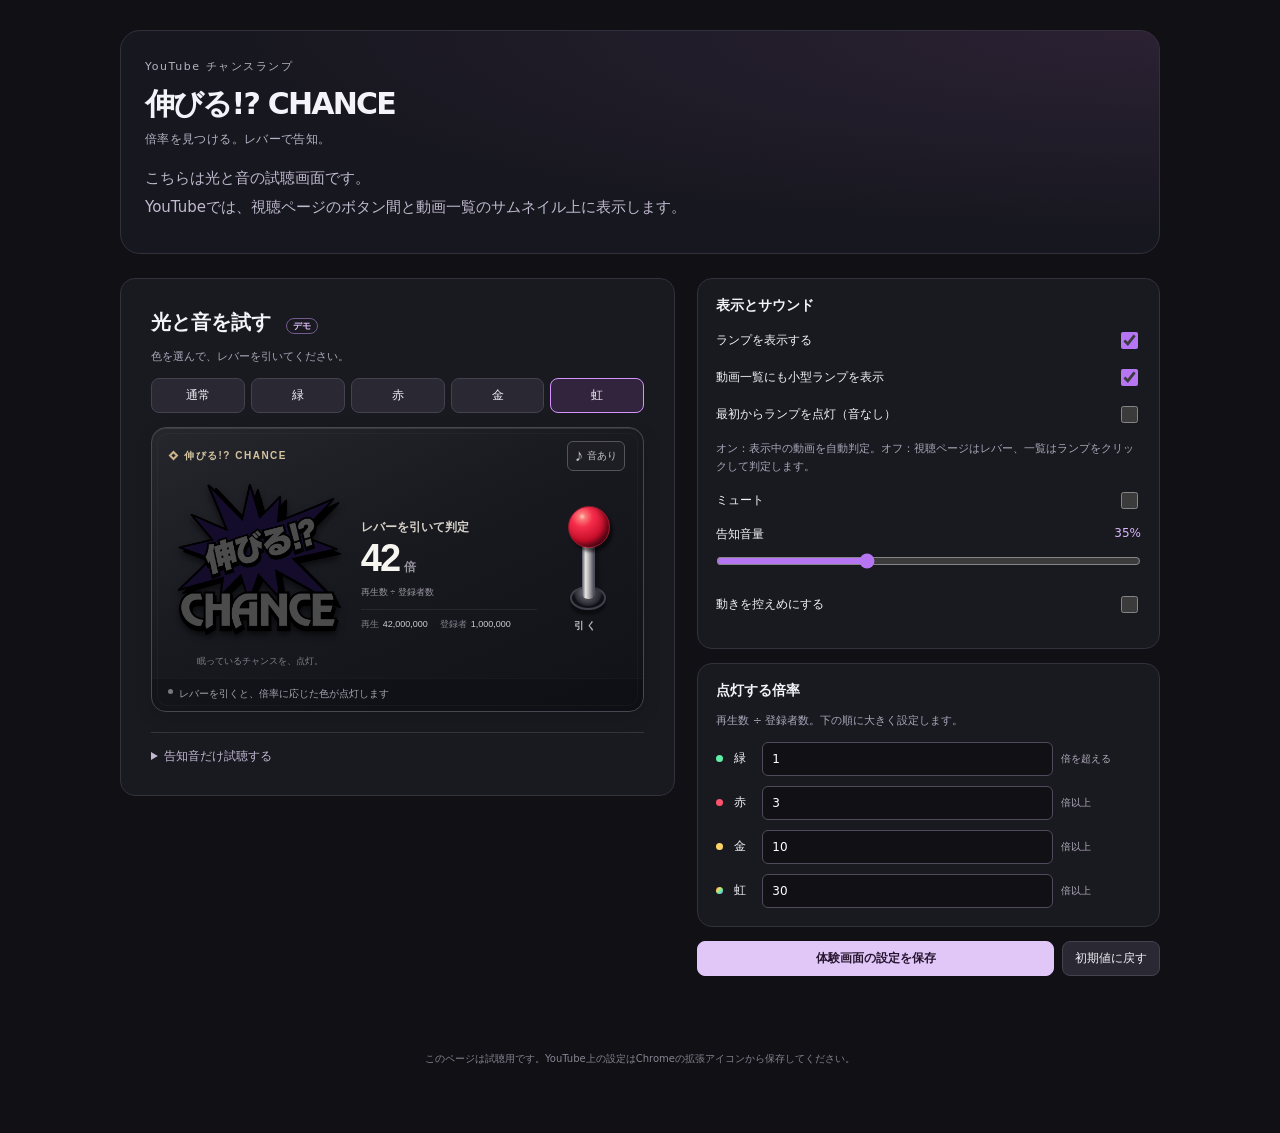
<file: preview/index.html>
<!doctype html>
<html lang="ja">
<head><meta charset="utf-8"><meta name="viewport" content="width=device-width,initial-scale=1"><title>伸びる!? CHANCE 設定</title><link rel="stylesheet" href="../popup.css"></head>
<body class="preview">
  <header><span class="eyebrow">YouTube チャンスランプ</span><h1>伸びる!? CHANCE<span>倍率を見つける。レバーで告知。</span></h1><p class="preview-intro">こちらは光と音の試聴画面です。<br>YouTubeでは、視聴ページのボタン間と動画一覧のサムネイル上に表示します。</p></header>
  <main>
    <section class="demo-section"><h2>光と音を試す <span class="demo-badge">デモ</span></h2><p>色を選んで、レバーを引いてください。</p><div class="demo-choices" aria-label="体験する色">
      <button type="button" data-demo="none">通常</button><button type="button" data-demo="green">緑</button><button type="button" data-demo="red">赤</button><button type="button" data-demo="gold">金</button><button type="button" data-demo="rainbow" aria-pressed="true">虹</button>
    </div><div id="demo"></div><details class="sample-sounds"><summary>告知音だけ試聴する</summary><p>音源の試聴。レバーを引くと、設定した音量で告知します。</p><label>緑：以前の赤の音<audio controls preload="none" src="sounds/green.wav"></audio></label><label>赤：Max bet<audio controls preload="none" src="sounds/red.mp3"></audio></label><label>金：reba<audio controls preload="none" src="sounds/gold.mp3"></audio></label><label>虹：アイムジャグラー（ガコッ）<audio controls preload="none" src="sounds/rainbow.wav"></audio></label></details></section>
    <form id="settings">
      <section><h2>表示とサウンド</h2>
        <label class="switch"><span>ランプを表示する</span><input type="checkbox" id="enabled" checked></label>
        <label class="switch"><span>動画一覧にも小型ランプを表示</span><input type="checkbox" id="showCards" checked></label>
        <label class="switch"><span>最初からランプを点灯（音なし）</span><input type="checkbox" id="autoLight"></label>
        <p>オン：表示中の動画を自動判定。オフ：視聴ページはレバー、一覧はランプをクリックして判定します。</p>
        <label class="switch"><span>ミュート</span><input type="checkbox" id="muted"></label>
        <label for="volume" class="volume-label">告知音量 <output id="volume-value">35%</output></label><input type="range" id="volume" min="0" max="100" value="35">
        <label class="switch"><span>動きを控えめにする</span><input type="checkbox" id="reducedMotion"></label>
      </section>
      <section><h2>点灯する倍率</h2><p>再生数 ÷ 登録者数。下の順に大きく設定します。</p>
        <div class="thresholds">
          <label><span class="dot green"></span>緑<input id="green" type="number" min="0" max="1000000" step="any" value="1" required><span>倍を超える</span></label>
          <label><span class="dot red"></span>赤<input id="red" type="number" min="0" max="1000000" step="any" value="3" required><span>倍以上</span></label>
          <label><span class="dot gold"></span>金<input id="gold" type="number" min="0" max="1000000" step="any" value="10" required><span>倍以上</span></label>
          <label><span class="dot rainbow"></span>虹<input id="rainbow" type="number" min="0" max="1000000" step="any" value="30" required><span>倍以上</span></label>
        </div>
      </section>
      <div class="form-actions"><button class="save" type="submit">設定を保存</button><button id="reset" type="button">初期値に戻す</button></div>
      <p id="status" role="status" aria-live="polite"></p>
    </form>
    <footer>登録者数の丸め表示による概算です。<br>ランプは現在の倍率を示します。</footer>
  </main>
  <script src="../core.js"></script><script src="../effects.js"></script><script src="../chance-ui.js"></script><script src="../popup.js"></script>
</body></html>
</file>
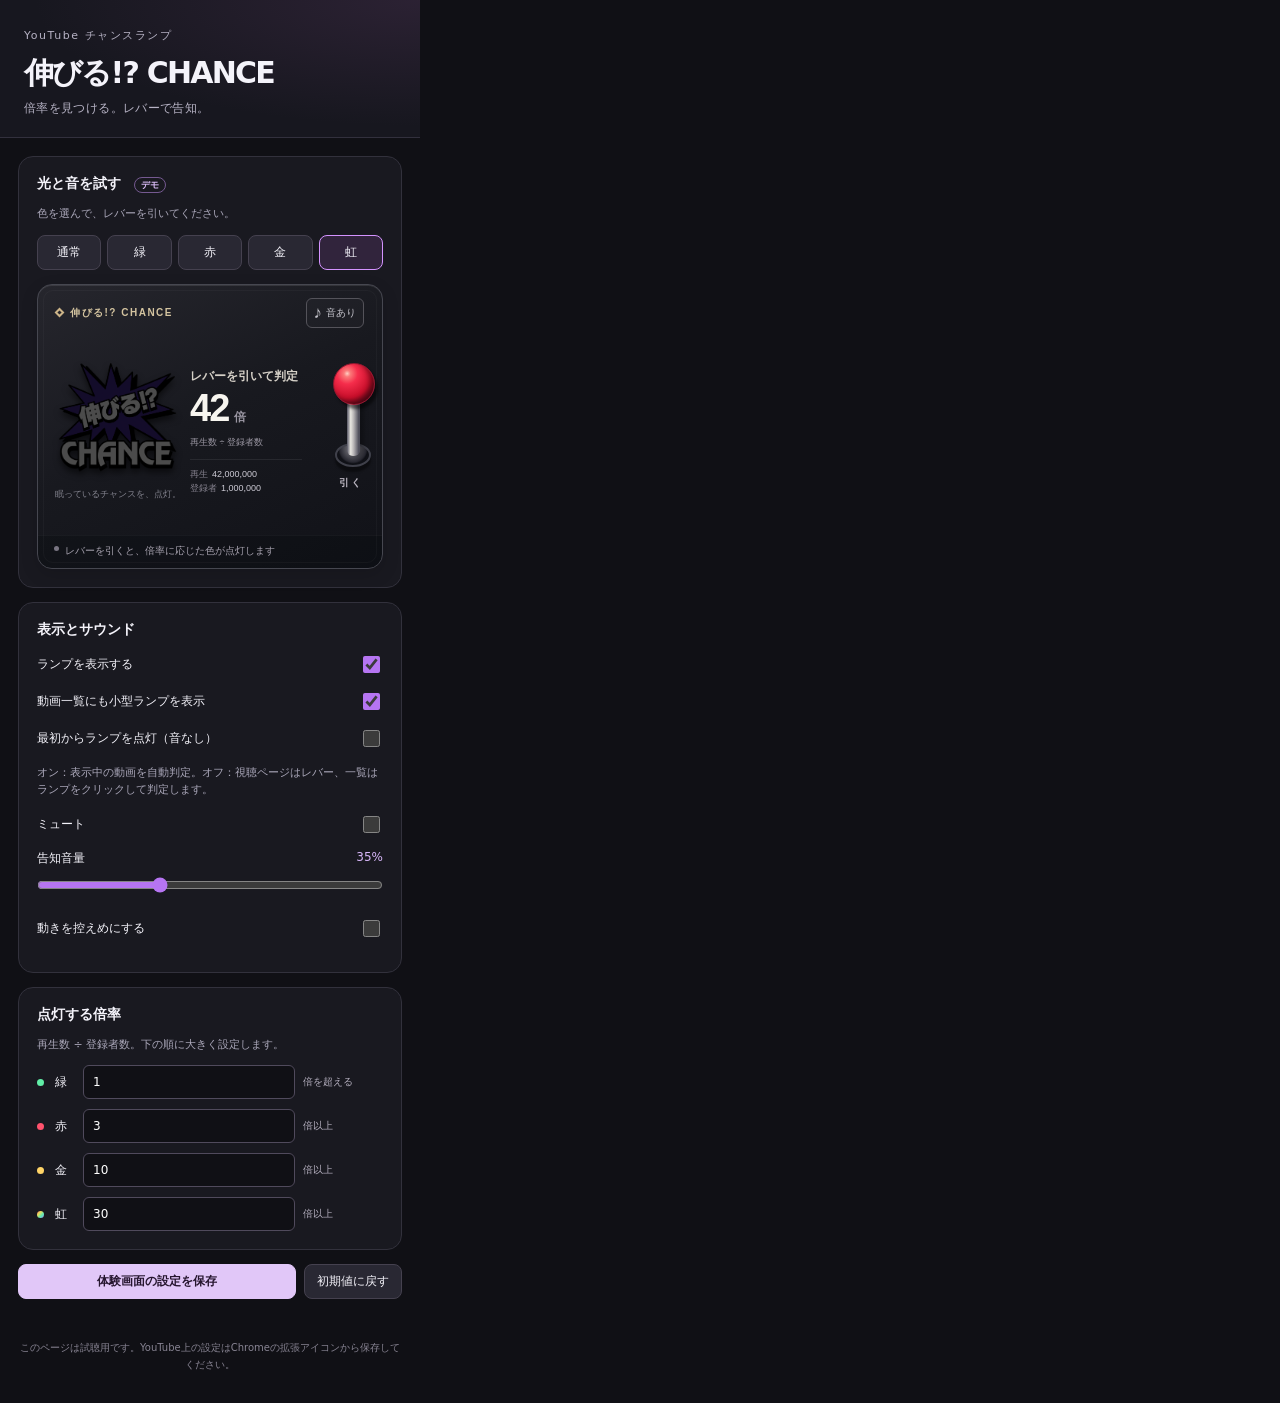
<file: popup.html>
<!doctype html>
<html lang="ja">
<head><meta charset="utf-8"><meta name="viewport" content="width=device-width,initial-scale=1"><title>伸びる!? CHANCE 設定</title><link rel="stylesheet" href="popup.css"></head>
<body>
  <header><span class="eyebrow">YouTube チャンスランプ</span><h1>伸びる!? CHANCE<span>倍率を見つける。レバーで告知。</span></h1></header>
  <main>
    <section class="demo-section"><h2>光と音を試す <span class="demo-badge">デモ</span></h2><p>色を選んで、レバーを引いてください。</p><div class="demo-choices" aria-label="体験する色">
      <button type="button" data-demo="none">通常</button><button type="button" data-demo="green">緑</button><button type="button" data-demo="red">赤</button><button type="button" data-demo="gold">金</button><button type="button" data-demo="rainbow" aria-pressed="true">虹</button>
    </div><div id="demo"></div></section>
    <form id="settings">
      <section><h2>表示とサウンド</h2>
        <label class="switch"><span>ランプを表示する</span><input type="checkbox" id="enabled" checked></label>
        <label class="switch"><span>動画一覧にも小型ランプを表示</span><input type="checkbox" id="showCards" checked></label>
        <label class="switch"><span>最初からランプを点灯（音なし）</span><input type="checkbox" id="autoLight"></label>
        <p>オン：表示中の動画を自動判定。オフ：視聴ページはレバー、一覧はランプをクリックして判定します。</p>
        <label class="switch"><span>ミュート</span><input type="checkbox" id="muted"></label>
        <label for="volume" class="volume-label">告知音量 <output id="volume-value">35%</output></label><input type="range" id="volume" min="0" max="100" value="35">
        <label class="switch"><span>動きを控えめにする</span><input type="checkbox" id="reducedMotion"></label>
      </section>
      <section><h2>点灯する倍率</h2><p>再生数 ÷ 登録者数。下の順に大きく設定します。</p>
        <div class="thresholds">
          <label><span class="dot green"></span>緑<input id="green" type="number" min="0" max="1000000" step="any" value="1" required><span>倍を超える</span></label>
          <label><span class="dot red"></span>赤<input id="red" type="number" min="0" max="1000000" step="any" value="3" required><span>倍以上</span></label>
          <label><span class="dot gold"></span>金<input id="gold" type="number" min="0" max="1000000" step="any" value="10" required><span>倍以上</span></label>
          <label><span class="dot rainbow"></span>虹<input id="rainbow" type="number" min="0" max="1000000" step="any" value="30" required><span>倍以上</span></label>
        </div>
      </section>
      <div class="form-actions"><button class="save" type="submit">設定を保存</button><button id="reset" type="button">初期値に戻す</button></div>
      <p id="status" role="status" aria-live="polite"></p>
    </form>
    <footer>登録者数の丸め表示による概算です。<br>ランプは現在の倍率を示します。</footer>
  </main>
  <script src="core.js"></script><script src="effects.js"></script><script src="chance-ui.js"></script><script src="popup.js"></script>
</body></html>
</file>
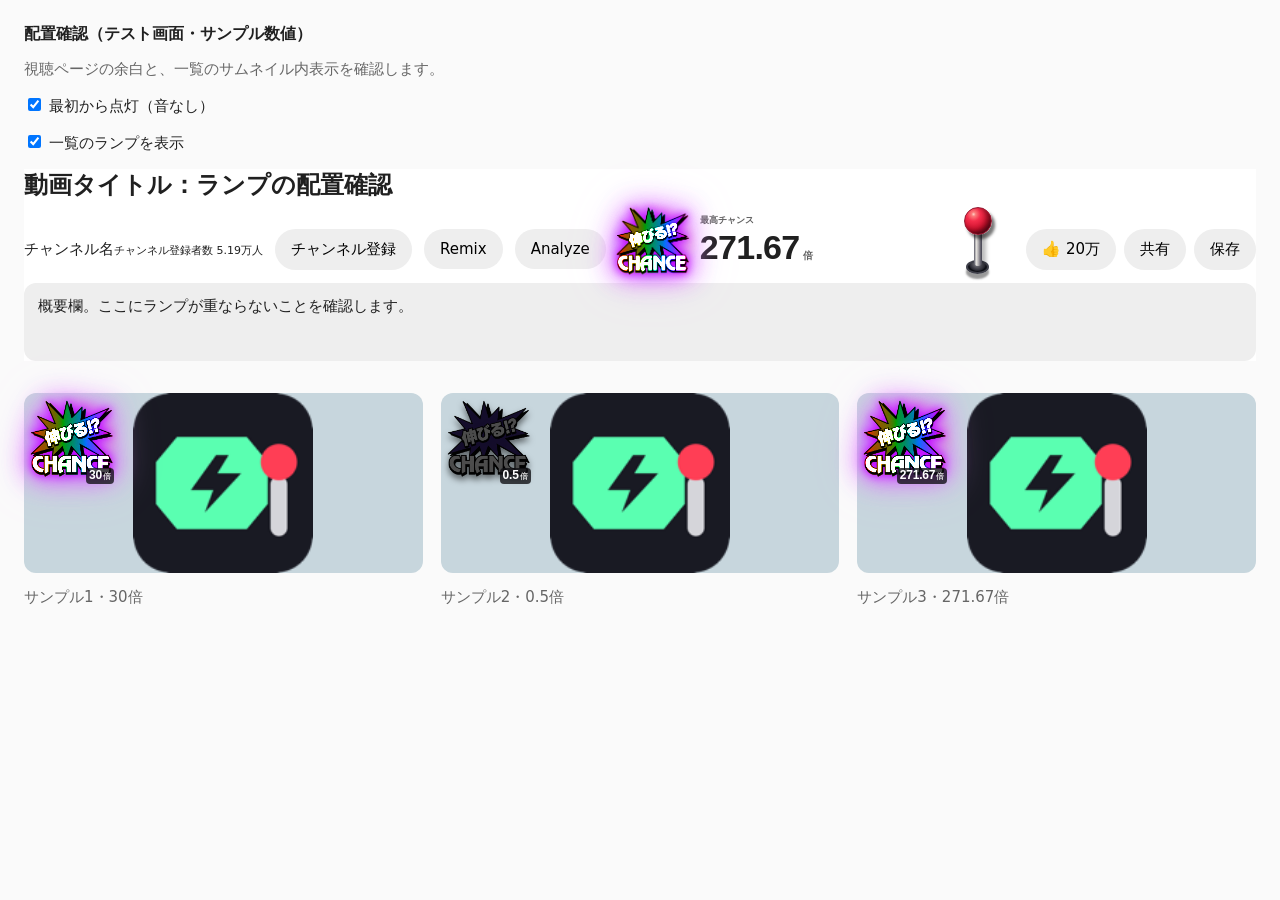
<file: tests/browser-layout.html>
<!doctype html>
<html lang="ja"><head><meta charset="utf-8"><title>配置確認（テスト画面）</title>
<style>
body{min-width:1000px;font:15px system-ui;margin:24px;background:#fafafa;color:#202020}h2{font-size:16px;margin:0 0 12px}button{border:0;background:#eee;border-radius:24px;padding:11px 16px;white-space:nowrap;font:inherit}ytd-watch-flexy,ytd-watch-metadata,ytd-rich-item-renderer{display:block}ytd-watch-metadata{position:relative;width:100%;background:#fff}h1{font-size:24px;margin:0 0 28px}#top-row{display:flex;align-items:center;height:40px;gap:8px}#owner{display:flex;align-items:center;gap:12px}#actions{display:flex;margin-left:auto;gap:8px}#description{margin-top:14px;padding:14px;background:#eee;border-radius:12px;height:50px}#owner-sub-count{font-size:11px}#cards{display:grid;grid-template-columns:repeat(3,minmax(0,1fr));gap:18px;margin-top:32px}ytd-rich-item-renderer{position:relative}ytd-rich-item-renderer a{display:block;color:inherit;text-decoration:none}ytd-rich-item-renderer img{display:block;width:100%;height:180px;object-fit:contain;background:#c7d6dd;border-radius:12px}.fixture-viewcount{display:none}p{color:#666}label{display:block;margin:16px 0}@media(max-width:950px){#top-row{gap:4px}button{font-size:12px;padding:10px}#cards{grid-template-columns:repeat(2,minmax(0,1fr))}}
</style></head><body>
<h2>配置確認（テスト画面・サンプル数値）</h2><p>視聴ページの余白と、一覧のサムネイル内表示を確認します。</p>
<label><input id="automatic" type="checkbox" checked> 最初から点灯（音なし）</label>
<label><input id="visibleCards" type="checkbox" checked> 一覧のランプを表示</label>
<ytd-watch-flexy video-id="MFwtpM21wWc"><ytd-watch-metadata>
<h1>動画タイトル：ランプの配置確認</h1>
<div id="top-row"><div id="owner"><span>チャンネル名<span id="owner-sub-count">チャンネル登録者数 5.19万人</span></span><button>チャンネル登録</button><button>Remix</button><button>Analyze</button></div><div id="actions"><segmented-like-dislike-button-view-model><button>👍 20万</button></segmented-like-dislike-button-view-model><button>共有</button><button>保存</button></div></div>
<div id="description">概要欄。ここにランプが重ならないことを確認します。</div>
<ytd-video-view-count-renderer class="fixture-viewcount"><span class="view-count">14,099,931回視聴</span></ytd-video-view-count-renderer>
</ytd-watch-metadata></ytd-watch-flexy>
<div id="cards"><ytd-rich-item-renderer><a href="https://www.youtube.com/watch?v=dQw4w9WgXcQ"><img src="../icons/icon128.png" alt="サンプル1"></a><p>サンプル1・30倍</p></ytd-rich-item-renderer><ytd-rich-item-renderer><a href="https://www.youtube.com/watch?v=jNQXAC9IVRw"><img src="../icons/icon128.png" alt="サンプル2"></a><p>サンプル2・0.5倍</p></ytd-rich-item-renderer><ytd-rich-item-renderer><a href="https://www.youtube.com/watch?v=MFwtpM21wWc"><img src="../icons/icon128.png" alt="サンプル3"></a><p>サンプル3・271.67倍</p></ytd-rich-item-renderer></div>
<script src="../core.js"></script><script src="layout-fixture.js"></script><script src="../effects.js"></script><script src="../chance-ui.js"></script><script src="../content.js"></script>
</body></html>
</file>
<file: popup.css>
/* 設定画面は操作をまとめ、告知色をそのまま設定の目印にする。 */
:root{color-scheme:dark;font-family:system-ui,-apple-system,"Hiragino Sans",sans-serif;background:#101015;color:#f4f3fa}
*{box-sizing:border-box}body{margin:0;width:420px;max-width:100vw}header{padding:24px 24px 20px;border-bottom:1px solid #32303d;background:radial-gradient(ellipse at 100% 0,#54365b55,transparent 65%),#17171f}.eyebrow{font-size:11px;letter-spacing:.14em;color:#b7b3c5}h1{font-size:30px;letter-spacing:-.06em;margin:10px 0 0;font-weight:900}h1 span{display:block;font-size:12px;letter-spacing:.03em;color:#b7b3c5;font-weight:500;margin-top:6px}main{padding:18px}section{padding:18px;background:#191920;border:1px solid #32313c;border-radius:15px;margin-bottom:14px}h2{font-size:14px;margin:0 0 12px}p{font-size:11px;line-height:1.6;color:#aaa7b9;margin:0 0 12px}.demo-badge{font-size:9px;color:#ddbefa;border:1px solid #755991;padding:2px 6px;border-radius:8px;margin-left:8px}.demo-choices{display:flex;gap:6px;margin-bottom:14px}button{cursor:pointer;color:inherit;background:#292833;border:1px solid #45414f;border-radius:8px;padding:8px 12px;font:inherit;font-size:12px}button:hover{background:#3a3443}button:focus-visible,input:focus-visible{outline:2px solid #e4b3ff;outline-offset:3px}.demo-choices button{flex:1;padding:8px 0}.demo-choices [aria-pressed="true"]{border-color:#d493ff;background:#60397755}.switch{display:flex;justify-content:space-between;align-items:center;font-size:12px;margin:14px 0;gap:12px}input[type="checkbox"]{accent-color:#b675f2;width:17px;height:17px}input[type="range"]{accent-color:#b675f2;width:100%;margin:10px 0}.volume-label{display:flex;justify-content:space-between;font-size:12px}output{font-variant-numeric:tabular-nums;color:#d8b7fa}.thresholds{display:grid;gap:10px}.thresholds label{display:grid;grid-template-columns:10px 20px 1fr 80px;gap:8px;align-items:center;font-size:12px}.thresholds label>span:last-child{font-size:10px;color:#b3aebd}input[type="number"]{min-width:0;width:100%;border:1px solid #504a5c;border-radius:6px;background:#101015;color:#fff;padding:9px;font:inherit}.dot{width:7px;height:7px;border-radius:50%}.green{background:#61eea7}.red{background:#ff526d}.gold{background:#ffd467}.rainbow{background:linear-gradient(135deg,#ff6969,#e5df5c,#5ce9b6,#ae8fff)}.form-actions{display:flex;gap:8px}.save{flex:1;background:#e1c7f8;color:#26162f;border-color:#e1c7f8;font-weight:700}.save:hover{background:#eddcfa}#status{margin-top:10px;min-height:18px;color:#ceefbc}#status[data-error="true"]{color:#ff9aa6}footer{text-align:center;color:#888493;font-size:10px;line-height:1.7;margin:12px 0}body.preview{width:100%;max-width:1100px;margin:0 auto;padding:30px}body.preview header{border:1px solid #32303d;border-radius:20px}body.preview main{display:grid;grid-template-columns:1.2fr 1fr;gap:22px;padding:24px 0}body.preview .demo-section{align-self:start;position:sticky;top:20px;padding:30px}body.preview .demo-section h2{font-size:20px}body.preview footer{grid-column:1/-1}.preview-intro{font-size:15px;max-width:680px;margin-top:16px;line-height:1.9;color:#c1bace}@media(max-width:720px){body.preview{padding:16px}body.preview main{display:block}body.preview .demo-section{position:static;padding:18px}}
.sample-sounds{margin-top:20px;border-top:1px solid #36323e;padding-top:15px;font-size:12px;color:#c2b8d1}.sample-sounds summary{cursor:pointer}.sample-sounds p{margin-top:10px}.sample-sounds label{display:block;margin-top:12px;font-size:11px}.sample-sounds audio{display:block;width:100%;height:32px;margin-top:5px}
</file>
